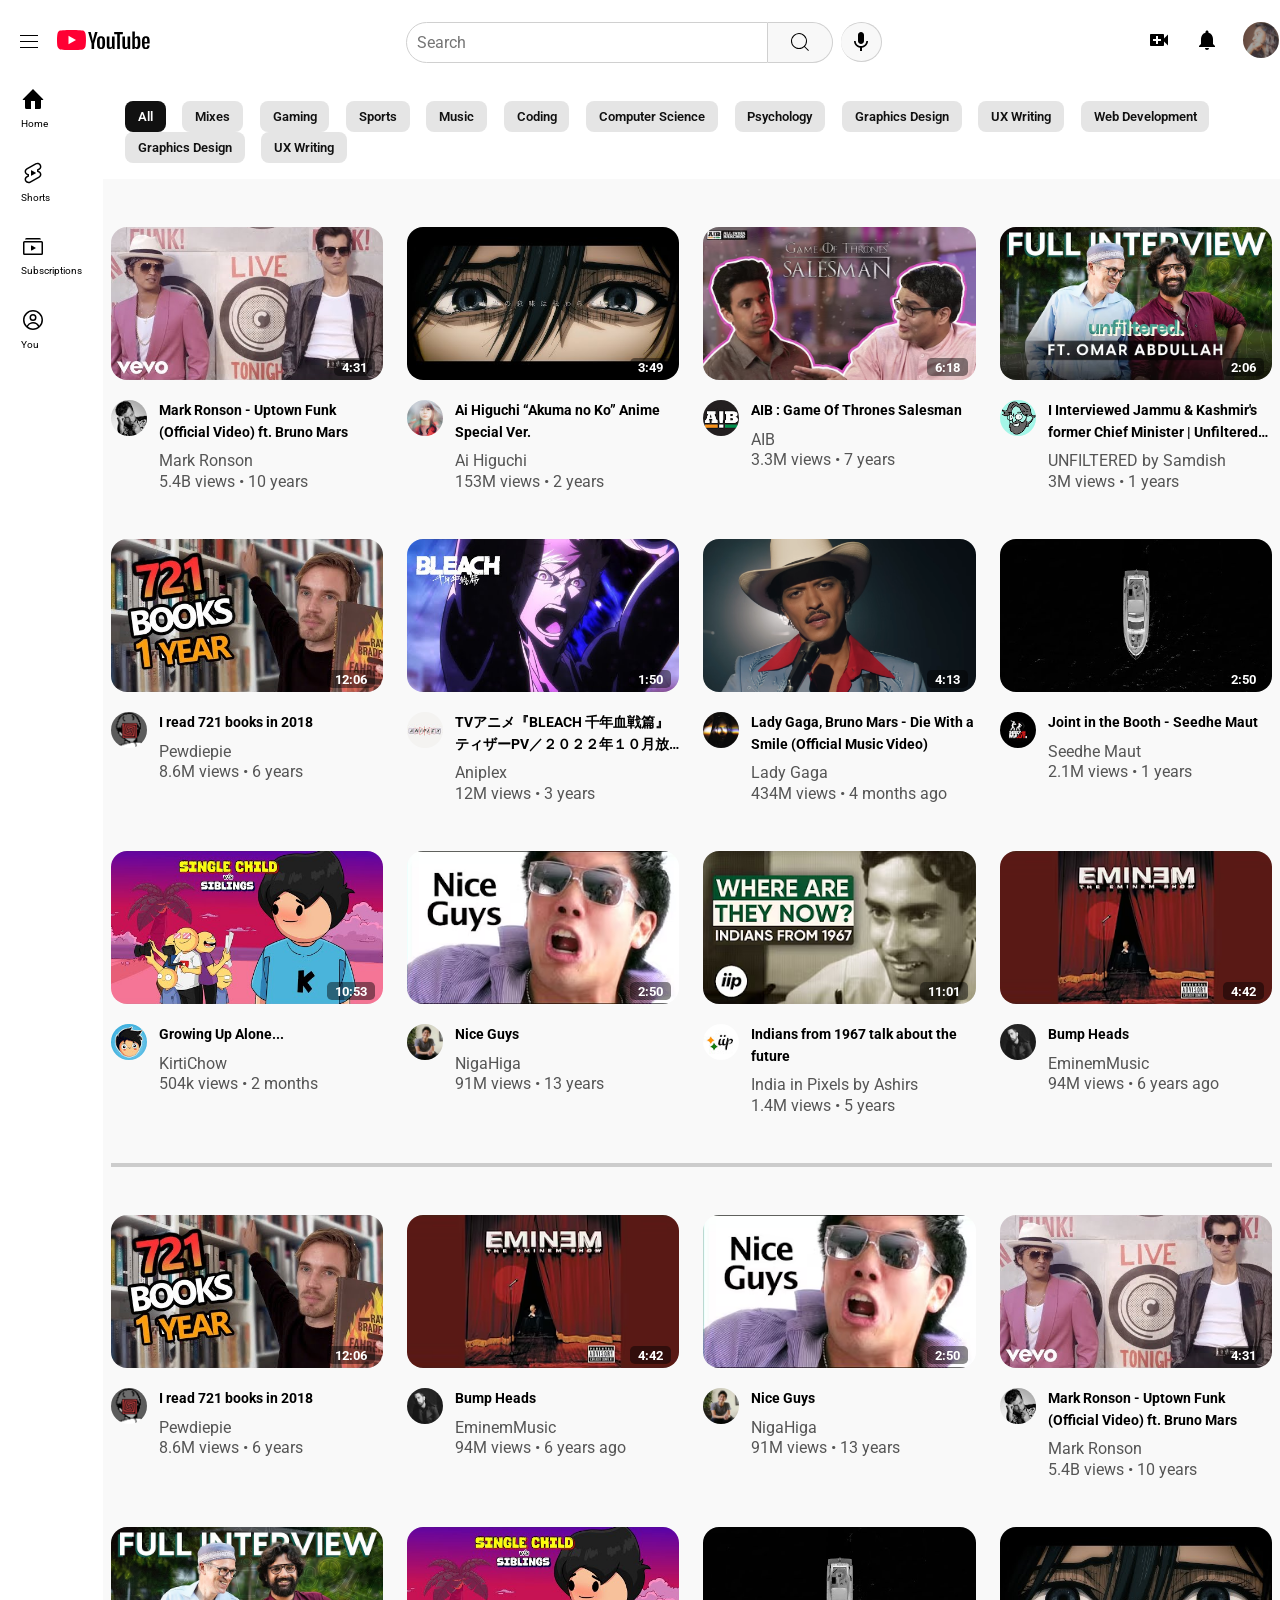
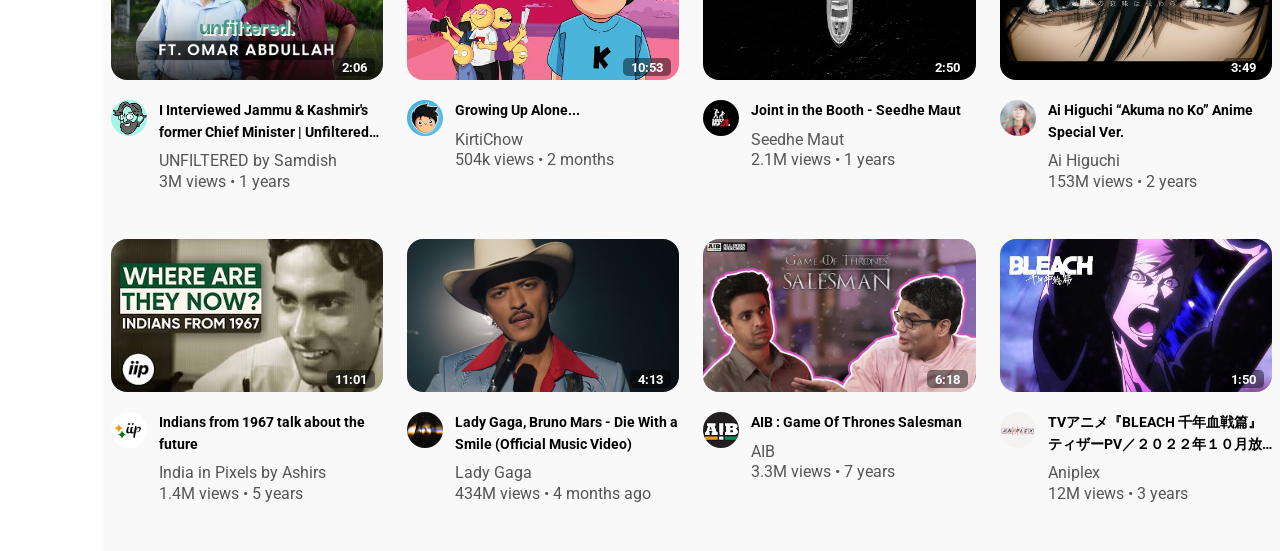
<file: index.html>
<!DOCTYPE html>
<html lang="en">

<head>
    <meta charset="UTF-8">
    <meta name="viewport" content="width=device-width, initial-scale=1.0">
    <link rel="stylesheet" href="styles.css">
    <link href="https://cdnjs.cloudflare.com/ajax/libs/font-awesome/6.0.0-beta3/css/all.min.css" rel="stylesheet">
    <link rel="stylesheet" href="https://fonts.googleapis.com/css2?family=Roboto:wght@400;700&display=swap">
    <title>Youtube</title>
</head>

<body>
    <header class="header">
        <div class="icon" style="display: flex; flex-direction: row; gap: 1rem;">
            <img src="Icon/Options.svg" alt="Icon" class="icon-img" onclick="toggleSidebar()">
            <a href="#"> <img src="Images/Youtube.svg" alt="YouTube Logo" class="youtube-logo"></a>
        </div>
        <form class="search-bar">
            <input type="search" class="search-input" placeholder="Search" aria-label="Search" />
            <button class="search-btn btn">
                <svg xmlns="http://www.w3.org/2000/svg" fill="currentColor" height="24" viewBox="0 0 24 24" width="24"
                    focusable="false" aria-hidden="true"
                    style="pointer-events: none; display: inherit; width: 100%; height: 100%;">
                    <path clip-rule="evenodd"
                        d="M16.296 16.996a8 8 0 11.707-.708l3.909 3.91-.707.707-3.909-3.909zM18 11a7 7 0 00-14 0 7 7 0 1014 0z"
                        fill-rule="evenodd">
                    </path>
                </svg>
            </button>
            <button type="button" class="btn mic-btn">
                <img src="mic_black_24dp.svg" alt="mic">
            </button>
        </form>
        <div class="menu-icons">
            <a href="#">
                <img src="video_call_black_24dp.svg" />
            </a>
            <a href="#">
                <img src="notifications_black_24dp.svg" />
            </a>
            <a href="#">
                <img class="Menu-channel-icon" src="unnamed.jpg" alt="Your Channel">
            </a>
        </div>
    </header>
    <div class="main_body">

        <!-- side-bar Start --> 
        <div>
            <div class="side-menu">
                <div class="icon">
                    <img src="Icon/Home.svg" class="active_img" onclick="refresh(),changeImage('Home',this)" alt="Icon" style="width: 24px; height: 24px;">
                    <span>Home</span>
                </div>
                <div class="icon">
                    <img src="Icon/Shorts_light.svg"onclick="changeImage('Shorts',this)" class="img" alt="Icon" style="width: 24px; height: 24px;">
                    <span>Shorts</span>
                </div>
                <div class="icon">
                    <img src="Icon/Subscription_light.svg" onclick="changeImage('Subscription',this)" class="img" alt="Icon" style="width: 24px; height: 24px;">
                    <span>Subscriptions</span>
                </div>
                <div class="icon">
                    <img src="Icon/You_light.svg" onclick="changeImage('You',this)" class="img" alt="Icon" style="width: 24px; height: 24px;">
                    <span>You</span>
                </div>
            </div>
        </div>
        <!-- side-bar End -->

        <div class="content">
            <!-- Categories Start -->
            <div class="categories">
                <!-- <section class="category-section"> -->
                <!-- <button class="scroll-btn left-scroll">&lt;</button>  -->
                <button class="category_active" onclick="toggleCategoryClass(this),refresh()">All</button>
                <button class="category" onclick="toggleCategoryClass(this)">Mixes</button>
                <button class="category" onclick="toggleCategoryClass(this)">Gaming</button>
                <button class="category" onclick="toggleCategoryClass(this)">Sports</button>
                <button class="category" onclick="toggleCategoryClass(this)">Music</button>
                <button class="category" onclick="toggleCategoryClass(this)">Coding</button>
                <button class="category" onclick="toggleCategoryClass(this)">Computer Science</button>
                <button class="category" onclick="toggleCategoryClass(this)">Psychology</button>
                <button class="category" onclick="toggleCategoryClass(this)">Graphics Design</button>
                <button class="category" onclick="toggleCategoryClass(this)">UX Writing</button>
                <button class="category" onclick="toggleCategoryClass(this)">Web Development</button>
                <button class="category" onclick="toggleCategoryClass(this)">Graphics Design</button>
                <button class="category" onclick="toggleCategoryClass(this)">UX Writing</button>
                <!-- <button class="scroll-btn right-scroll">&gt;</button>  -->
                <!-- </section> -->
            </div>
            <!-- Categories End -->

            <div class="videos">
                <section id="videoSection" class="video-section">
                </section>

                <section id="recommendationSection" class="video-section">
                    <h2 class="video-section-title">
                        Recommendations
                        <button class="video-section-title-close">&times;</button>
                    </h2>
                </section>
            </div>
        </div>
    </div>
    <script src="script.js"></script>
</body>

</html>
</file>
<file: styles.css>
*,
 *::before,
 *::after {
   box-sizing: border-box;
   font-family: Roboto, Arial, Arial, Helvetica, sans-serif;
 }

 body {
   margin: 0;
 }

 .main_body {
   display: flex;
   flex-direction: row;
   gap: 1rem;
 }

 .side-menu {
   display: flex;
   position: sticky;
   top: 5.5rem;
   flex-direction: column;
   margin-inline: .3rem;
   gap: 2rem 0rem;
 }

 .icon {
   display: flex;
   flex-direction: column;
   margin-inline-start: 1rem;
   align-items: start;
   font-size: 10px;
   gap: .4rem;
 }


 .icon-img :first-child {
   width: 25px;
   height: 25px;
 }

 .icon-img {
   width: 24px;
   height: 24px;
 }

 .video-section {
   display: grid;
   grid-template-columns: repeat(4, 1fr);
   gap: 3rem 1.5rem;
   padding: 3rem 0;
   margin: 0 0.5rem;
   border-top: 4px solid #ccc;
 }

 .video-section:first-child {
   border-top: none;
 }

 .video-container {
   display: flex;
   flex-direction: column;
 }

 .thumbnail {
   position: relative;
   display: inline-block;
 }

 .thumbnail::before {
   content: attr(data-duration);
   position: absolute;
   background-color: rgba(0, 0, 0, .45);
   color: white;
   right: .5rem;
   bottom: .5rem;
   font-weight: 700;
   padding: .1rem .5rem;
   border-radius: .3rem;
   font-size: .8rem;
 }

 .thumbnail-image {
   width: 100%;
   aspect-ratio: 16/9;
   object-fit: cover;
   border-radius: 1rem;
   transition: border-radius 0.1s ease-in-out;
   background-color: #acacac
 }

 .thumbnail-image:hover {
   border-radius: 0rem;
 }

 .video-bottom {
   display: flex;
   align-items: flex-start;
   margin-top: 1rem;
 }

 .video-details {
   display: flex;
   flex-direction: column;
 }

 .video-details-1 {
   display: flex;
   flex-direction: row;
 }

 .options-icon {
   background: none;
   border: none;
   font-size: 20px;
   cursor: pointer;
 }

 .video-title {
   font-size: .9rem;
   font-weight: bold;
   margin-bottom: .5rem;
   text-decoration: none;
   color: black;
   display: -webkit-box;
   -webkit-box-orient: vertical;
   overflow: hidden;
   text-overflow: ellipsis;
   -webkit-line-clamp: 2;
   line-height: 1.5;
   max-height: 3rem;
 }

 .video-channel-name {
   margin-bottom: .1rem;
   text-decoration: none;
   color: #555;
   transition: color 150ms;
 }

 .video-channel-name:hover {
   color: #111;
 }

 .video-channel-name,
 .video-metadata {
   color: #555;
 }

 .channel-icon {
   margin-right: .75rem;
   border-radius: 50%;
   width: 36px;
   height: 36px;
   background-color: #acacac
 }

 .video-section-title {
   grid-column: 1 / -1;
   margin: -.5rem;
   display: flex;
   justify-content: space-between;
   align-items: center;
   padding: 0 .5rem;
 }

 .video-section-title-close {
   border: none;
   background: none;
   padding: 0;
   font-size: 2rem;
   color: #555;
   cursor: pointer;
 }

 .videos {
   background-color: #f9f9f9;
 }

 .header {
   display: flex;
   flex-direction: row;
   position: sticky;
   top: 0;
   z-index: 10;
   background-color: #FFFFFF;
   justify-content: space-between;
   align-items: center;
   padding: 1.4rem 1px;
   gap: 12rem;
 }

 .youtube-logo {
   height: 20px;
 }

 .search-bar {
   display: flex;
   flex-grow: 1;
   margin: 0 2rem 0 4rem;
 }

 .search-input {
   width: 70%;
   font-size: inherit;
   padding: .6em;
   border: .1rem solid #d0d0d0;
   border-top-left-radius: 1.5rem;
   border-bottom-left-radius: 1.5rem;

 }

 .btn {
   display: flex;
   align-items: center;
   padding: 0 1.25rem;
   border: .1rem solid #d0d0d0;
   background-color: #f8f8f8;
   border-left: none;
   cursor: pointer;
 }

 .search-btn {
   border-top-right-radius: 1.5rem;
   border-bottom-right-radius: 1.5rem;
 }

 .mic-btn {
   margin-left: .5rem;
   justify-content: center;
   padding: auto;
   width: 2.5rem;
   height: 2.5rem;
   border-radius: 50%;
 }

 .search-btn:hover,
 .mic-btn:hover {
   background-color: #f0f0f0;
 }

 .menu-icons {
   display: grid;
   gap: 1.5rem;
   grid-template-columns: repeat(3, auto);
   align-items: center;
 }

 .Menu-channel-icon {
   border-radius: 50%;
   width: 36px;
   height: 36px;
 }

 .side-bar {
   display: grid;
   gap: 1.5rem;
   grid-template-columns: repeat(2, auto);
   align-items: center;
 }


 /* Categories css */

 .category_active {
   border: 0px;
   border-radius: .5rem;
   padding: .5rem .8rem;
   margin-inline: .4rem;
   font-weight: 600;
   background-color: #111;
   color: white;
 }

 .categories {
   position: sticky;
   top: 5.3rem;
   padding: 1rem;
   background-color: #FFFFFF;
   z-index: 9;
 }

 .category {
   border: 0px;
   border-radius: .5rem;
   padding: .5rem .8rem;
   margin-inline: .4rem;
   font-weight: 600;
   background-color: #E5E5E5;
   color: #111;
 }

 .sidebar {
   height: 92%;
   width: 0;
   bottom: 0;
   position: fixed;
   left: 0;
   z-index: 30;
   background-color: #111;
   overflow-x: hidden;
   transition: 0.5s;
   padding-top: 60px;
 }

 .sidebar a {
   padding: 8px 8px 8px 32px;
   text-decoration: none;
   font-size: 25px;
   color: #818181;
   display: block;
   transition: 0.3s;
 }

 .sidebar a:hover {
   color: #f1f1f1;
 }

 .sidebar .closebtn {
   position: absolute;
   top: 0;
   right: 25px;
   font-size: 36px;
   margin-left: 50px;
 }


 #main {
   transition: margin-left .5s;
   padding: 16px;
 }


 .openbtn {
   font-size: 20px;
   background-color: #111;
   color: white;
   border: none;
   cursor: pointer;
   padding: 10px;
   position: fixed;
   top: 10px;
   left: 10px;
 }

 .openbtn:hover {
   background-color: #444;
 }
</file>
